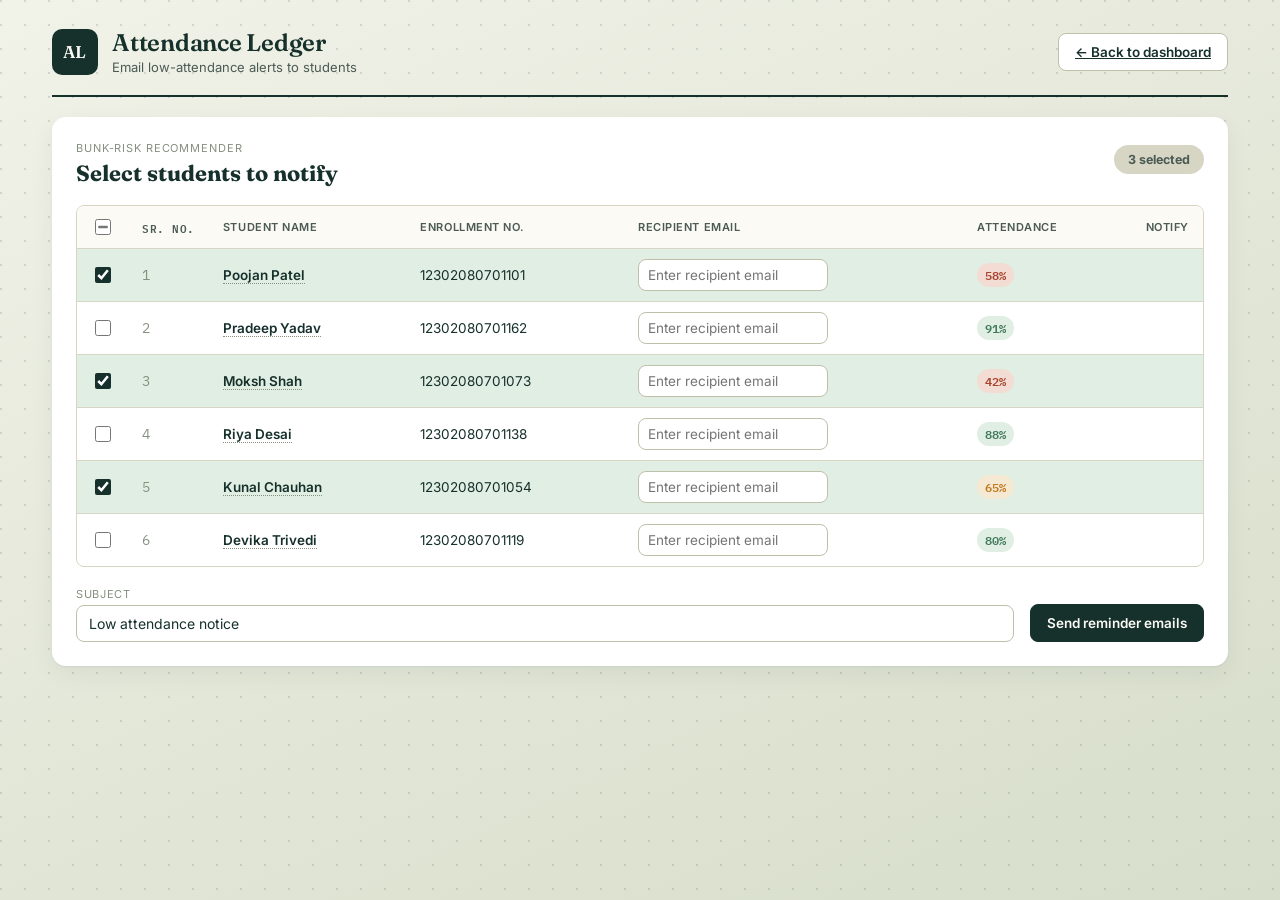
<file: attendance-analyzer/frontend/email.html>
<!DOCTYPE html>
<html lang="en">
<head>
  <meta charset="UTF-8" />
  <meta name="viewport" content="width=device-width, initial-scale=1.0" />
  <title>Email Low-Attendance Alerts — Attendance Ledger</title>
  <link rel="preconnect" href="https://fonts.googleapis.com">
  <link rel="preconnect" href="https://fonts.gstatic.com" crossorigin>
  <link href="https://fonts.googleapis.com/css2?family=Fraunces:opsz,wght@9..144,400;9..144,500;9..144,600;9..144,700&family=Inter:wght@400;500;600;700&family=IBM+Plex+Mono:wght@400;500;600&display=swap" rel="stylesheet">
  <link rel="stylesheet" href="style.css" />
</head>
<body>

  <div class="app">

    <!-- ===== Top bar ===== -->
    <header class="topbar">
      <div class="brand">
        <div class="brand-mark">AL</div>
        <div class="brand-text">
          <h1>Attendance Ledger</h1>
          <p class="tagline">Email low-attendance alerts to students</p>
        </div>
      </div>

      <div class="topbar-controls">
        <a href="index.html" class="btn">&larr; Back to dashboard</a>
      </div>
    </header>

    <main class="dashboard">

      <section class="email-panel">
        <div class="email-panel-header">
          <div>
            <span class="eyebrow">Bunk-risk recommender</span>
            <h2>Select students to notify</h2>
          </div>
          <span id="selectedCount" class="risk-pill neutral">0 selected</span>
        </div>

        <div class="roster-table-wrap">
          <table class="roster-table">
            <thead>
              <tr>
                <th class="col-check"><input type="checkbox" id="selectAllChk" /></th>
                <th class="col-sr">Sr. No.</th>
                <th>Student Name</th>
                <th>Enrollment No.</th>
                <th>Recipient Email</th>
                <th>Attendance</th>
                <th class="col-check">Notify</th>
              </tr>
            </thead>
            <tbody id="rosterBody"></tbody>
          </table>
        </div>

        <div class="email-panel-footer">
          <label class="email-subject-field">
            <span>Subject</span>
            <input type="text" id="emailSubject" value="Low attendance notice" />
          </label>
          <button id="sendEmailBtn" class="btn btn-primary" disabled>Send reminder emails</button>
        </div>
      </section>

    </main>

    <div id="toast" class="toast hidden"></div>
  </div>

  <script src="roster.js"></script>
  <script src="email.js"></script>
</body>
</html>
</file>
<file: attendance-analyzer/frontend/style.css>
/* ==========================================================================
   Design tokens
   Palette: cool paper + deep pine ink, ledger/gradebook identity.
   Signature element: the semicircular "bunk fuel gauge" in script.js.
   ========================================================================== */
:root {
  --bg: #EAEDE3;
  --surface: #FBFAF4;
  --surface-raised: #FFFFFF;
  --ink: #16302B;
  --ink-soft: #4B5A54;
  --ink-faint: #85907F;
  --line: #D7D6C4;
  --line-strong: #BFC0AA;

  --safe: #3E7A5B;
  --safe-bg: #E1EEE3;
  --moderate: #C1791E;
  --moderate-bg: #F6E9D3;
  --risk: #A9432C;
  --risk-bg: #F3DCD4;
  --holiday: #5B6B8C;
  --holiday-bg: #E4E6EF;

  --font-display: "Fraunces", serif;
  --font-body: "Inter", -apple-system, BlinkMacSystemFont, "Segoe UI", sans-serif;
  --font-mono: "IBM Plex Mono", monospace;

  --radius: 14px;
  --radius-sm: 8px;
  --shadow: 0 1px 2px rgba(22, 48, 43, 0.06), 0 8px 24px rgba(22, 48, 43, 0.06);
}

* { box-sizing: border-box; }

html, body {
  margin: 0;
  padding: 0;
  color: var(--ink);
  font-family: var(--font-body);
  background-color: #E5E8DC;
  background-image:
    radial-gradient(circle at 1px 1px, rgba(22, 48, 43, 0.14) 1px, transparent 0),
    linear-gradient(155deg, #F1F2E8 0%, #E7EADD 38%, #DEE3D2 72%, #D7DECB 100%);
  background-size: 24px 24px, 100% 100%;
  background-attachment: fixed;
  min-height: 100vh;
}

.hidden { display: none !important; }

.app {
  max-width: 1240px;
  margin: 0 auto;
  padding: 28px 32px 80px;
}

code {
  font-family: var(--font-mono);
  background: var(--surface-raised);
  padding: 1px 6px;
  border-radius: 4px;
  border: 1px solid var(--line);
}

/* ==========================================================================
   Top bar
   ========================================================================== */
.topbar {
  display: flex;
  align-items: center;
  justify-content: space-between;
  flex-wrap: wrap;
  gap: 16px;
  padding-bottom: 20px;
  margin-bottom: 20px;
  border-bottom: 2px solid var(--ink);
}

.brand { display: flex; align-items: center; gap: 14px; }

.brand-mark {
  width: 46px;
  height: 46px;
  border-radius: 10px;
  background: var(--ink);
  color: var(--surface);
  display: flex;
  align-items: center;
  justify-content: center;
  font-family: var(--font-display);
  font-weight: 600;
  font-size: 17px;
  letter-spacing: 0.02em;
}

.brand-text h1 {
  font-family: var(--font-display);
  font-size: 24px;
  font-weight: 600;
  margin: 0;
  letter-spacing: -0.01em;
}

.tagline {
  margin: 2px 0 0;
  font-size: 13px;
  color: var(--ink-soft);
}

.topbar-controls {
  display: flex;
  align-items: center;
  gap: 12px;
  flex-wrap: wrap;
}

.threshold-control {
  display: flex;
  flex-direction: column;
  gap: 3px;
  font-size: 11px;
  text-transform: uppercase;
  letter-spacing: 0.06em;
  color: var(--ink-faint);
}

.threshold-control select {
  font-family: var(--font-mono);
  font-size: 13px;
  padding: 7px 10px;
  border-radius: var(--radius-sm);
  border: 1px solid var(--line-strong);
  background: var(--surface-raised);
  color: var(--ink);
}

.btn {
  font-family: var(--font-body);
  font-weight: 600;
  font-size: 13.5px;
  padding: 10px 16px;
  border-radius: var(--radius-sm);
  border: 1px solid var(--line-strong);
  background: var(--surface-raised);
  color: var(--ink);
  cursor: pointer;
  transition: transform 0.08s ease, background 0.15s ease;
}

.btn:hover { background: var(--surface); }
.btn:active { transform: scale(0.97); }

.btn-primary {
  background: var(--ink);
  border-color: var(--ink);
  color: var(--surface);
}
.btn-primary:hover { background: #204238; }

.file-btn { display: inline-flex; align-items: center; }

/* ==========================================================================
   Dropdown (used by the "Load sample data" button)
   ========================================================================== */
.dropdown { position: relative; display: inline-block; }

.dropdown-caret { display: inline-block; margin-left: 2px; font-size: 11px; }

.dropdown-menu {
  position: absolute;
  top: calc(100% + 6px);
  left: 0;
  min-width: 200px;
  background: var(--surface-raised);
  border: 1px solid var(--line-strong);
  border-radius: var(--radius-sm);
  box-shadow: var(--shadow);
  padding: 6px;
  z-index: 30;
}

.dropdown-item {
  display: flex;
  align-items: center;
  justify-content: space-between;
  gap: 8px;
  width: 100%;
  text-align: left;
  background: none;
  border: none;
  padding: 9px 10px;
  border-radius: 6px;
  font-family: var(--font-body);
  font-size: 13.5px;
  font-weight: 600;
  color: var(--ink);
  cursor: pointer;
}

.dropdown-item:hover { background: var(--surface); }
.dropdown-item.active { background: var(--surface); box-shadow: inset 3px 0 0 var(--ink); }

/* Student picker */
.student-menu { min-width: 250px; }
.student-btn-label {
  font-family: var(--font-mono);
  font-size: 11px;
  font-weight: 500;
  text-transform: uppercase;
  letter-spacing: 0.03em;
  color: var(--ink-faint);
  margin-right: 4px;
}

.dropdown-item-hint {
  font-family: var(--font-mono);
  font-size: 11px;
  font-weight: 500;
  color: var(--ink-faint);
  text-transform: uppercase;
  letter-spacing: 0.03em;
}

/* ==========================================================================
   Empty state
   ========================================================================== */
.empty-state {
  display: flex;
  justify-content: center;
  padding: 80px 20px;
}

.empty-card {
  max-width: 440px;
  text-align: center;
  background: var(--surface);
  border: 1px solid var(--line);
  border-radius: var(--radius);
  padding: 40px 36px;
  box-shadow: var(--shadow);
}

.empty-icon {
  font-size: 34px;
  color: var(--ink-faint);
  margin-bottom: 8px;
}

.empty-card h2 {
  font-family: var(--font-display);
  font-size: 21px;
  margin: 6px 0 10px;
}

.empty-card p {
  color: var(--ink-soft);
  font-size: 14px;
  line-height: 1.6;
  margin: 0 0 20px;
}

/* ==========================================================================
   Summary strip
   ========================================================================== */
.summary-strip {
  display: grid;
  grid-template-columns: repeat(5, 1fr);
  gap: 12px;
  margin-bottom: 22px;
}

.summary-tile {
  background: var(--surface);
  border: 1px solid var(--line);
  border-radius: var(--radius);
  padding: 14px 16px;
}

.summary-tile .label {
  display: block;
  font-size: 11px;
  text-transform: uppercase;
  letter-spacing: 0.06em;
  color: var(--ink-faint);
  margin-bottom: 6px;
}

.summary-tile .value {
  font-family: var(--font-display);
  font-size: 24px;
  font-weight: 600;
}

.summary-tile .value.small {
  font-family: var(--font-body);
  font-size: 15px;
  font-weight: 600;
}

/* ==========================================================================
   Dashboard grid
   ========================================================================== */
.dash-grid {
  display: grid;
  grid-template-columns: 260px 1fr;
  gap: 20px;
  align-items: start;
}

.panel-title {
  font-size: 12px;
  text-transform: uppercase;
  letter-spacing: 0.07em;
  color: var(--ink-faint);
  margin: 0 0 10px 4px;
}

.subject-panel {
  background: var(--surface);
  border: 1px solid var(--line);
  border-radius: var(--radius);
  padding: 16px;
  position: sticky;
  top: 20px;
}

.subject-list { display: flex; flex-direction: column; gap: 6px; }

.subject-item {
  display: flex;
  align-items: center;
  justify-content: space-between;
  gap: 8px;
  padding: 10px 12px;
  border-radius: var(--radius-sm);
  cursor: pointer;
  border: 1px solid transparent;
  transition: background 0.12s ease, border-color 0.12s ease;
}

.subject-item:hover { background: var(--bg); }

.subject-item.active {
  background: var(--surface-raised);
  border-color: var(--ink);
}

.subject-item .name {
  font-size: 13.5px;
  font-weight: 600;
  overflow: hidden;
  text-overflow: ellipsis;
  white-space: nowrap;
}

.subject-item .pct {
  font-family: var(--font-mono);
  font-size: 12px;
  font-weight: 600;
  flex-shrink: 0;
}

.pct.safe { color: var(--safe); }
.pct.moderate { color: var(--moderate); }
.pct.risk { color: var(--risk); }
.pct.neutral { color: var(--ink-faint); }

/* ==========================================================================
   Detail panel
   ========================================================================== */
.detail-panel {
  background: var(--surface);
  border: 1px solid var(--line);
  border-radius: var(--radius);
  padding: 24px 26px 28px;
}

.detail-header {
  display: flex;
  align-items: flex-start;
  justify-content: space-between;
  gap: 12px;
  margin-bottom: 20px;
}

.eyebrow {
  display: block;
  font-size: 11px;
  text-transform: uppercase;
  letter-spacing: 0.08em;
  color: var(--ink-faint);
  margin-bottom: 4px;
}

.detail-header h2 {
  font-family: var(--font-display);
  font-size: 26px;
  margin: 0;
}

.risk-pill {
  font-size: 12.5px;
  font-weight: 700;
  padding: 7px 14px;
  border-radius: 999px;
  white-space: nowrap;
  margin-top: 4px;
}

.risk-pill.safe { background: var(--safe-bg); color: var(--safe); }
.risk-pill.moderate { background: var(--moderate-bg); color: var(--moderate); }
.risk-pill.risk { background: var(--risk-bg); color: var(--risk); }
.risk-pill.neutral { background: var(--line); color: var(--ink-soft); }

/* ---- Gauge + stats ---- */
.gauge-row {
  display: grid;
  grid-template-columns: 260px 1fr;
  gap: 20px;
  margin-bottom: 20px;
}

.gauge-card {
  background: var(--surface-raised);
  border: 1px solid var(--line);
  border-radius: var(--radius);
  padding: 16px 16px 10px;
  display: flex;
  flex-direction: column;
  align-items: center;
}

.gauge-svg { width: 100%; height: auto; }

.gauge-readout {
  display: flex;
  flex-direction: column;
  align-items: center;
  margin-top: -8px;
}

.gauge-value {
  font-family: var(--font-display);
  font-size: 34px;
  font-weight: 600;
  line-height: 1;
}

.gauge-label {
  font-size: 11.5px;
  color: var(--ink-faint);
  text-transform: uppercase;
  letter-spacing: 0.05em;
  margin-top: 4px;
}

.stat-cards {
  display: grid;
  grid-template-columns: 1fr 1fr;
  gap: 12px;
}

.stat-card {
  background: var(--surface-raised);
  border: 1px solid var(--line);
  border-radius: var(--radius);
  padding: 14px 16px;
  display: flex;
  flex-direction: column;
  justify-content: center;
  gap: 6px;
}

.stat-label {
  font-size: 11px;
  text-transform: uppercase;
  letter-spacing: 0.06em;
  color: var(--ink-faint);
}

.stat-value {
  font-family: var(--font-mono);
  font-size: 19px;
  font-weight: 600;
}

/* ---- Recommendation ---- */
.recommendation-card {
  background: var(--ink);
  color: var(--surface);
  border-radius: var(--radius);
  padding: 18px 22px;
  margin-bottom: 22px;
}

.recommendation-card .eyebrow { color: #9DB3AB; }

.recommendation-card p {
  margin: 4px 0 0;
  font-size: 14.5px;
  line-height: 1.65;
}

/* ---- Charts ---- */
.charts-row {
  display: grid;
  grid-template-columns: 1fr 1fr;
  gap: 16px;
  margin-bottom: 22px;
}

.chart-card {
  background: var(--surface-raised);
  border: 1px solid var(--line);
  border-radius: var(--radius);
  padding: 16px 18px;
}

.chart-card h4 {
  margin: 0 0 12px;
  font-size: 13px;
  font-weight: 600;
  color: var(--ink-soft);
}

.chart-wrap { position: relative; height: 200px; }

/* ---- Calendar (multi-month date-range register, user-editable) ---- */
.calendar-card {
  background: var(--surface-raised);
  border: 1px solid var(--line);
  border-radius: var(--radius);
  padding: 18px 20px 20px;
}

.calendar-card-header {
  display: flex;
  align-items: center;
  justify-content: space-between;
  flex-wrap: wrap;
  gap: 12px;
  margin-bottom: 4px;
  padding-bottom: 14px;
  border-bottom: 1px solid var(--line);
}

.calendar-card h4 {
  margin: 0;
  font-size: 13px;
  font-weight: 600;
  color: var(--ink-soft);
}

.calendar-controls {
  display: flex;
  align-items: flex-end;
  gap: 10px;
  flex-wrap: wrap;
}

.cal-date-field {
  display: flex;
  flex-direction: column;
  gap: 3px;
}

.cal-date-field span {
  font-size: 10px;
  font-weight: 600;
  text-transform: uppercase;
  letter-spacing: 0.06em;
  color: var(--ink-faint);
}

.cal-date-input {
  font-family: var(--font-mono);
  font-size: 12.5px;
  padding: 6px 9px;
  border-radius: var(--radius-sm);
  border: 1px solid var(--line-strong);
  background: var(--surface);
  color: var(--ink);
}

.range-sep {
  align-self: center;
  margin-bottom: 6px;
  font-size: 13px;
  color: var(--ink-faint);
}

.range-days-pill {
  align-self: center;
  font-family: var(--font-mono);
  font-size: 11.5px;
  font-weight: 600;
  padding: 6px 11px;
  border-radius: 99px;
  background: var(--ink);
  color: var(--surface);
  white-space: nowrap;
}

.calendar-hint {
  margin: 12px 0 10px;
  font-size: 12px;
  color: var(--ink-faint);
}

.calendar-scroll {
  max-height: 460px;
  overflow-y: auto;
  padding-right: 4px;
  border-radius: var(--radius-sm);
}

.cal-month-block {
  margin-bottom: 18px;
}

.cal-month-block:last-child { margin-bottom: 0; }

.cal-month-title {
  position: sticky;
  top: 0;
  z-index: 2;
  background: var(--surface-raised);
  font-family: var(--font-display);
  font-size: 15px;
  font-weight: 600;
  color: var(--ink);
  padding: 6px 0;
  margin-bottom: 4px;
}

.cal-weekdays {
  display: grid;
  grid-template-columns: repeat(7, 1fr);
  gap: 6px;
  margin-bottom: 6px;
}

.cal-weekdays span {
  text-align: center;
  font-size: 11px;
  font-weight: 600;
  text-transform: uppercase;
  letter-spacing: 0.04em;
  color: var(--ink-faint);
}

.calendar-month-grid {
  display: grid;
  grid-template-columns: repeat(7, 1fr);
  gap: 6px;
}

.cal-cell {
  position: relative;
  aspect-ratio: 1;
  border-radius: var(--radius-sm);
  background: var(--surface-raised);
  border: 1px solid var(--line);
  display: flex;
  align-items: center;
  justify-content: center;
  font-family: var(--font-mono);
  font-size: 12.5px;
  font-weight: 500;
  color: var(--ink-soft);
  user-select: none;
}

.cal-cell.pad {
  background: transparent;
  border-color: transparent;
}

/* Outside the selected range: always neutral, blurred and unmarked.
   Status classes (present/absent/holiday) are never applied to these cells
   in script.js, so this rule doesn't need to fight any color underneath —
   it's the only styling out-of-range cells ever get. */
.cal-cell.out-of-range {
  filter: blur(0.6px) grayscale(0.5);
  opacity: 0.4;
  cursor: not-allowed;
  background: var(--bg);
  border-color: var(--line);
  color: var(--ink-faint);
}

.cal-cell.in-range {
  cursor: pointer;
  border-color: var(--line-strong);
  transition: transform 0.08s ease, box-shadow 0.12s ease;
}

.cal-cell.in-range:hover {
  box-shadow: 0 0 0 2px var(--ink) inset;
}

.cal-cell.in-range:active { transform: scale(0.94); }

/* Marked days render as a hand-stamped ring, like an ink stamp in a
   physical register, rather than a solid fill. */
.cal-cell .stamp {
  position: absolute;
  inset: 3px;
  border-radius: 50%;
  border: 2px solid currentColor;
  display: flex;
  align-items: center;
  justify-content: center;
  transform: rotate(-6deg);
}

.cal-cell.present { color: var(--safe); }
.cal-cell.absent { color: var(--risk); }
.cal-cell.holiday {
  color: var(--holiday);
  background: repeating-linear-gradient(45deg, var(--holiday-bg), var(--holiday-bg) 5px, transparent 5px, transparent 10px);
}
.cal-cell.present .daynum, .cal-cell.absent .daynum, .cal-cell.holiday .daynum { font-weight: 700; }

.cal-cell.today {
  border-color: var(--ink);
  border-width: 2px;
}

.calendar-legend {
  display: flex;
  gap: 16px;
  margin-top: 16px;
  padding-top: 14px;
  border-top: 1px solid var(--line);
  font-size: 12px;
  color: var(--ink-soft);
  flex-wrap: wrap;
  align-items: center;
}

.calendar-legend span { display: inline-flex; align-items: center; gap: 6px; }

.legend-note {
  margin-left: auto;
  font-family: var(--font-mono);
  font-size: 11.5px;
  color: var(--ink-faint);
}

.dot {
  width: 10px;
  height: 10px;
  border-radius: 50%;
  display: inline-block;
  border: 2px solid currentColor;
  background: transparent;
}
.dot.present { color: var(--safe); }
.dot.absent { color: var(--risk); }
.dot.holiday { color: var(--holiday); background: repeating-linear-gradient(45deg, var(--holiday-bg), var(--holiday-bg) 3px, transparent 3px, transparent 6px); }
.dot.unmarked { color: var(--line-strong); }
.dot.blurred { color: var(--ink-faint); background: var(--bg); filter: blur(0.5px); opacity: 0.6; }

/* ==========================================================================
   Toast
   ========================================================================== */
.toast {
  position: fixed;
  bottom: 24px;
  left: 50%;
  transform: translateX(-50%);
  background: var(--ink);
  color: var(--surface);
  padding: 12px 20px;
  border-radius: var(--radius-sm);
  font-size: 13.5px;
  box-shadow: var(--shadow);
  z-index: 50;
}

.toast.error { background: var(--risk); }

/* ==========================================================================
   Email page
   ========================================================================== */
.email-note {
  background: var(--moderate-bg);
  color: var(--ink);
  border: 1px solid var(--moderate);
  border-radius: var(--radius-sm);
  padding: 12px 16px;
  font-size: 13.5px;
  line-height: 1.5;
  margin-bottom: 20px;
}

.email-panel {
  background: var(--surface-raised);
  border-radius: var(--radius);
  box-shadow: var(--shadow);
  padding: 24px;
}

.email-panel-header {
  display: flex;
  align-items: flex-start;
  justify-content: space-between;
  gap: 16px;
  margin-bottom: 18px;
}

.email-panel-header h2 {
  font-family: var(--font-display);
  font-size: 22px;
  margin: 2px 0 0;
}

.roster-table-wrap {
  overflow-x: auto;
  border: 1px solid var(--line);
  border-radius: var(--radius-sm);
}

.roster-table {
  width: 100%;
  border-collapse: collapse;
  font-size: 13.5px;
}

.roster-table th, .roster-table td {
  padding: 10px 14px;
  text-align: left;
  border-bottom: 1px solid var(--line);
  white-space: nowrap;
}

.roster-table thead th {
  background: var(--surface);
  color: var(--ink-soft);
  font-size: 11px;
  text-transform: uppercase;
  letter-spacing: 0.05em;
  font-weight: 600;
}

.roster-table tbody tr:last-child td { border-bottom: none; }
.roster-table tbody tr:hover { background: var(--surface); }
.roster-table tbody tr.selected-row { background: var(--safe-bg); }

.col-check { width: 44px; text-align: center !important; }
.col-sr { width: 64px; color: var(--ink-faint); font-family: var(--font-mono); }

.roster-table input[type="checkbox"] {
  width: 16px;
  height: 16px;
  accent-color: var(--ink);
  cursor: pointer;
}

.recipientEmail {
  width: 190px;
  padding: 7px 9px;
  border: 1px solid var(--line-strong);
  border-radius: var(--radius-sm);
  background: var(--surface-raised);
  color: var(--ink);
  font: inherit;
}

.roster-pct {
  font-family: var(--font-mono);
  font-weight: 600;
  padding: 2px 8px;
  border-radius: 20px;
  font-size: 12px;
}
.roster-pct.safe { background: var(--safe-bg); color: var(--safe); }
.roster-pct.moderate { background: var(--moderate-bg); color: var(--moderate); }
.roster-pct.risk { background: var(--risk-bg); color: var(--risk); }

.email-panel-footer {
  display: flex;
  align-items: flex-end;
  justify-content: space-between;
  gap: 16px;
  margin-top: 20px;
  flex-wrap: wrap;
}

.email-subject-field {
  display: flex;
  flex-direction: column;
  gap: 4px;
  font-size: 11px;
  text-transform: uppercase;
  letter-spacing: 0.06em;
  color: var(--ink-faint);
  flex: 1;
  min-width: 240px;
}

.email-subject-field input {
  font-family: var(--font-body);
  font-size: 14px;
  padding: 9px 12px;
  border-radius: var(--radius-sm);
  border: 1px solid var(--line-strong);
  background: var(--surface-raised);
  color: var(--ink);
}

/* ==========================================================================
   Responsive
   ========================================================================== */
@media (max-width: 900px) {
  .summary-strip { grid-template-columns: repeat(2, 1fr); }
  .dash-grid { grid-template-columns: 1fr; }
  .subject-panel { position: static; }
  .gauge-row { grid-template-columns: 1fr; }
  .stat-cards { grid-template-columns: 1fr 1fr; }
  .charts-row { grid-template-columns: 1fr; }
  .calendar-controls { width: 100%; }
  .range-days-pill { margin-left: auto; }
}

.roster-link { color: var(--ink); font-weight: 600; text-decoration: none; border-bottom: 1px dotted var(--ink-faint); }
.roster-link:hover { border-bottom-style: solid; }
</file>
